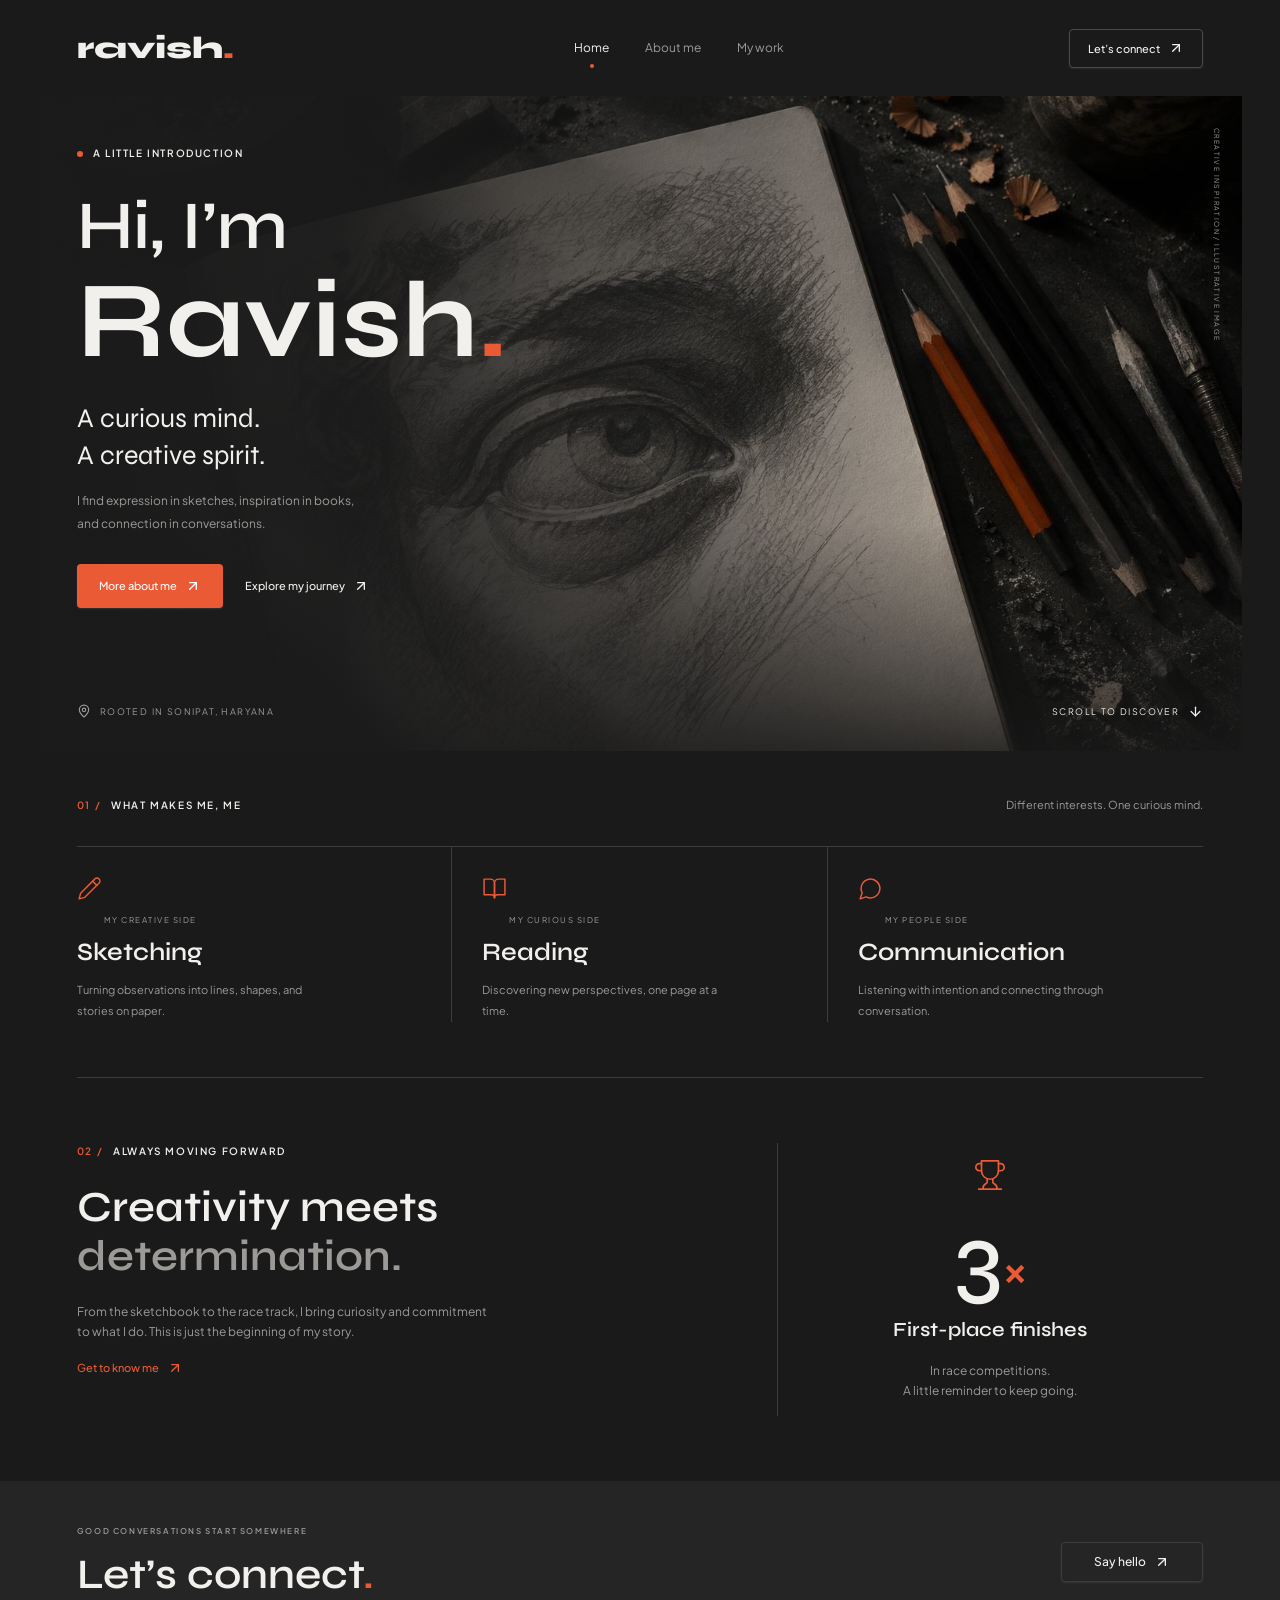
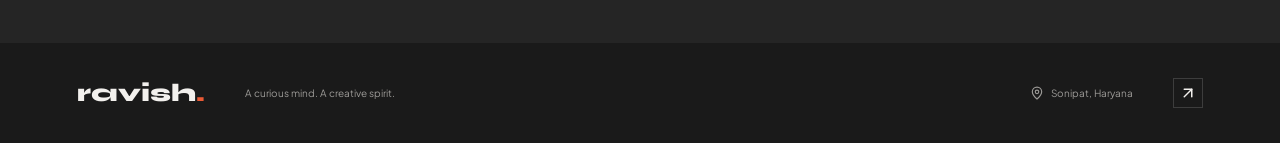
<file: index.html>
<!doctype html>
<html lang="en">
<head>
<meta charset="utf-8" />
<meta name="viewport" content="width=device-width, initial-scale=1" />
<title>Ravish — A Creative Mind from Sonipat</title>
<meta name="description" content="Ravish’s personal portfolio: sketching, reading, communication, and a journey of learning in Sonipat, Haryana." />
<meta name="author" content="Ravish" />
<meta property="og:title" content="Ravish — A Creative Mind from Sonipat" />
<meta property="og:description" content="Discover Ravish’s interests, education, and achievements." />
<meta property="og:type" content="website" />
<meta name="twitter:card" content="summary_large_image" />
<link rel="icon" href="favicon.ico" type="image/x-icon" />
<link rel="preconnect" href="https://fonts.googleapis.com" />
<link rel="preconnect" href="https://fonts.gstatic.com" crossorigin />
<link rel="stylesheet" href="https://fonts.googleapis.com/css2?family=Syne:wght@400;500;600;700;800&family=Plus+Jakarta+Sans:wght@400;500;600;700&display=swap" />
<link rel="stylesheet" href="assets/styles.css" />
</head>
<body>
<div id="top" class="portfolio">
  <header class="site-header">
    <a href="index.html" class="wordmark" aria-label="Ravish home">ravish<span>.</span></a>
    <nav class="site-nav" aria-label="Main navigation">
      <a href="index.html" class="active">Home</a>
      <a href="about.html">About me</a>
      <a href="work.html">My work</a>
    </nav>
    <a href="contact.html" class="btn btn-outline header-contact">Let’s connect <svg xmlns="http://www.w3.org/2000/svg" viewBox="0 0 24 24" fill="none" stroke="currentColor" stroke-width="2" stroke-linecap="round" stroke-linejoin="round" aria-hidden="true"><path d="M7 7h10v10" /><path d="M7 17 17 7" /></svg></a>
    <button class="menu-toggle" type="button" aria-label="Open menu" aria-expanded="false" aria-controls="site-nav">
      <svg class="icon-open" xmlns="http://www.w3.org/2000/svg" width="22" height="22" viewBox="0 0 24 24" fill="none" stroke="currentColor" stroke-width="2" stroke-linecap="round" stroke-linejoin="round" aria-hidden="true"><path d="M4 6h16" /><path d="M4 12h16" /><path d="M4 18h16" /></svg>
      <svg class="icon-close" xmlns="http://www.w3.org/2000/svg" width="22" height="22" viewBox="0 0 24 24" fill="none" stroke="currentColor" stroke-width="2" stroke-linecap="round" stroke-linejoin="round" aria-hidden="true"><path d="M18 6 6 18" /><path d="m6 6 12 12" /></svg>
    </button>
  </header>

  <main>
    <section class="home-hero">
      <img class="hero-photo" src="assets/sketch-studio.jpg" width="1536" height="1024" alt="Illustrative sketchbook and pencils on an artist’s desk" />
      <div class="hero-shade"></div>
      <div class="hero-content">
        <p class="eyebrow"><span class="status-dot"></span> A LITTLE INTRODUCTION</p>
        <h1>Hi, I’m<br /><span class="hero-name">Ravish<span class="name-dot">.</span></span></h1>
        <p class="hero-tagline">A curious mind.<br />A creative spirit.</p>
        <p class="hero-description">I find expression in sketches, inspiration in books,<br class="desktop-break" /> and connection in conversations.</p>
        <div class="hero-actions">
          <a class="btn btn-primary" href="about.html">More about me <svg xmlns="http://www.w3.org/2000/svg" viewBox="0 0 24 24" fill="none" stroke="currentColor" stroke-width="2" stroke-linecap="round" stroke-linejoin="round" aria-hidden="true"><path d="M7 7h10v10" /><path d="M7 17 17 7" /></svg></a>
          <a class="btn btn-link" href="work.html">Explore my journey <svg xmlns="http://www.w3.org/2000/svg" viewBox="0 0 24 24" fill="none" stroke="currentColor" stroke-width="2" stroke-linecap="round" stroke-linejoin="round" aria-hidden="true"><path d="M7 7h10v10" /><path d="M7 17 17 7" /></svg></a>
        </div>
      </div>
      <div class="hero-bottom">
        <span><svg xmlns="http://www.w3.org/2000/svg" width="14" height="14" viewBox="0 0 24 24" fill="none" stroke="currentColor" stroke-width="2" stroke-linecap="round" stroke-linejoin="round" aria-hidden="true"><path d="M20 10c0 4.993-5.539 10.193-7.399 11.799a1 1 0 0 1-1.202 0C9.539 20.193 4 14.993 4 10a8 8 0 0 1 16 0" /><circle cx="12" cy="10" r="3" /></svg> ROOTED IN SONIPAT, HARYANA</span>
        <a href="#interests" class="scroll-link">SCROLL TO DISCOVER <svg xmlns="http://www.w3.org/2000/svg" width="15" height="15" viewBox="0 0 24 24" fill="none" stroke="currentColor" stroke-width="2" stroke-linecap="round" stroke-linejoin="round" aria-hidden="true"><path d="M12 5v14" /><path d="m19 12-7 7-7-7" /></svg></a>
      </div>
      <span class="image-caption">CREATIVE INSPIRATION / ILLUSTRATIVE IMAGE</span>
    </section>

    <section id="interests" class="interests-section">
      <div class="section-heading">
        <p class="eyebrow"><span>01 /</span> WHAT MAKES ME, ME</p>
        <span class="section-note">Different interests. One curious mind.</span>
      </div>
      <div class="interest-grid">
        <article class="interest-item">
          <svg class="interest-icon" xmlns="http://www.w3.org/2000/svg" width="25" height="25" viewBox="0 0 24 24" fill="none" stroke="currentColor" stroke-width="1.4" stroke-linecap="round" stroke-linejoin="round" aria-hidden="true"><path d="M17 3a2.85 2.83 0 1 1 4 4L7.5 20.5 2 22l1.5-5.5Z" /><path d="m15 5 4 4" /></svg>
          <span class="tiny-label">MY CREATIVE SIDE</span>
          <h2>Sketching</h2>
          <p>Turning observations into lines, shapes, and stories on paper.</p>
        </article>
        <article class="interest-item">
          <svg class="interest-icon" xmlns="http://www.w3.org/2000/svg" width="25" height="25" viewBox="0 0 24 24" fill="none" stroke="currentColor" stroke-width="1.4" stroke-linecap="round" stroke-linejoin="round" aria-hidden="true"><path d="M2 3h6a4 4 0 0 1 4 4v14a3 3 0 0 0-3-3H2z" /><path d="M22 3h-6a4 4 0 0 0-4 4v14a3 3 0 0 1 3-3h7z" /></svg>
          <span class="tiny-label">MY CURIOUS SIDE</span>
          <h2>Reading</h2>
          <p>Discovering new perspectives, one page at a time.</p>
        </article>
        <article class="interest-item">
          <svg class="interest-icon" xmlns="http://www.w3.org/2000/svg" width="25" height="25" viewBox="0 0 24 24" fill="none" stroke="currentColor" stroke-width="1.4" stroke-linecap="round" stroke-linejoin="round" aria-hidden="true"><path d="M7.9 20A9 9 0 1 0 4 16.1L2 22Z" /></svg>
          <span class="tiny-label">MY PEOPLE SIDE</span>
          <h2>Communication</h2>
          <p>Listening with intention and connecting through conversation.</p>
        </article>
      </div>
    </section>

    <section class="home-story">
      <div>
        <p class="eyebrow"><span>02 /</span> ALWAYS MOVING FORWARD</p>
        <h2>Creativity meets<br /><span class="text-muted-foreground">determination.</span></h2>
        <p>From the sketchbook to the race track, I bring curiosity and commitment to what I do. This is just the beginning of my story.</p>
        <a class="btn btn-link" href="about.html">Get to know me <svg xmlns="http://www.w3.org/2000/svg" viewBox="0 0 24 24" fill="none" stroke="currentColor" stroke-width="2" stroke-linecap="round" stroke-linejoin="round" aria-hidden="true"><path d="M7 7h10v10" /><path d="M7 17 17 7" /></svg></a>
      </div>
      <div class="achievement-highlight">
        <svg xmlns="http://www.w3.org/2000/svg" width="34" height="34" viewBox="0 0 24 24" fill="none" stroke="currentColor" stroke-width="1.2" stroke-linecap="round" stroke-linejoin="round" aria-hidden="true"><path d="M6 9H4.5a2.5 2.5 0 0 1 0-5H6" /><path d="M18 9h1.5a2.5 2.5 0 0 0 0-5H18" /><path d="M4 22h16" /><path d="M10 14.66V17c0 .55-.47.98-.97 1.21C7.85 18.75 7 20.24 7 22" /><path d="M14 14.66V17c0 .55.47.98.97 1.21C16.15 18.75 17 20.24 17 22" /><path d="M18 2H6v7a6 6 0 0 0 12 0V2Z" /></svg>
        <strong>3<span>×</span></strong>
        <h3>First-place finishes</h3>
        <p>In race competitions.<br />A little reminder to keep going.</p>
      </div>
    </section>

    <section class="connect-band">
      <div>
        <p class="eyebrow">GOOD CONVERSATIONS START SOMEWHERE</p>
        <h2>Let’s connect<span class="text-primary">.</span></h2>
      </div>
      <a class="btn btn-outline btn-lg" href="contact.html">Say hello <svg xmlns="http://www.w3.org/2000/svg" viewBox="0 0 24 24" fill="none" stroke="currentColor" stroke-width="2" stroke-linecap="round" stroke-linejoin="round" aria-hidden="true"><path d="M7 7h10v10" /><path d="M7 17 17 7" /></svg></a>
    </section>
  </main>

  <footer class="site-footer">
    <a href="index.html" class="wordmark">ravish<span>.</span></a>
    <span>A curious mind. A creative spirit.</span>
    <span class="footer-location"><svg xmlns="http://www.w3.org/2000/svg" width="14" height="14" viewBox="0 0 24 24" fill="none" stroke="currentColor" stroke-width="2" stroke-linecap="round" stroke-linejoin="round" aria-hidden="true"><path d="M20 10c0 4.993-5.539 10.193-7.399 11.799a1 1 0 0 1-1.202 0C9.539 20.193 4 14.993 4 10a8 8 0 0 1 16 0" /><circle cx="12" cy="10" r="3" /></svg> Sonipat, Haryana</span>
    <a href="#top" aria-label="Back to top" class="back-top"><svg xmlns="http://www.w3.org/2000/svg" width="18" height="18" viewBox="0 0 24 24" fill="none" stroke="currentColor" stroke-width="2" stroke-linecap="round" stroke-linejoin="round" aria-hidden="true"><path d="M7 7h10v10" /><path d="M7 17 17 7" /></svg></a>
  </footer>
</div>
<script src="assets/main.js"></script>
</body>
</html>
</file>
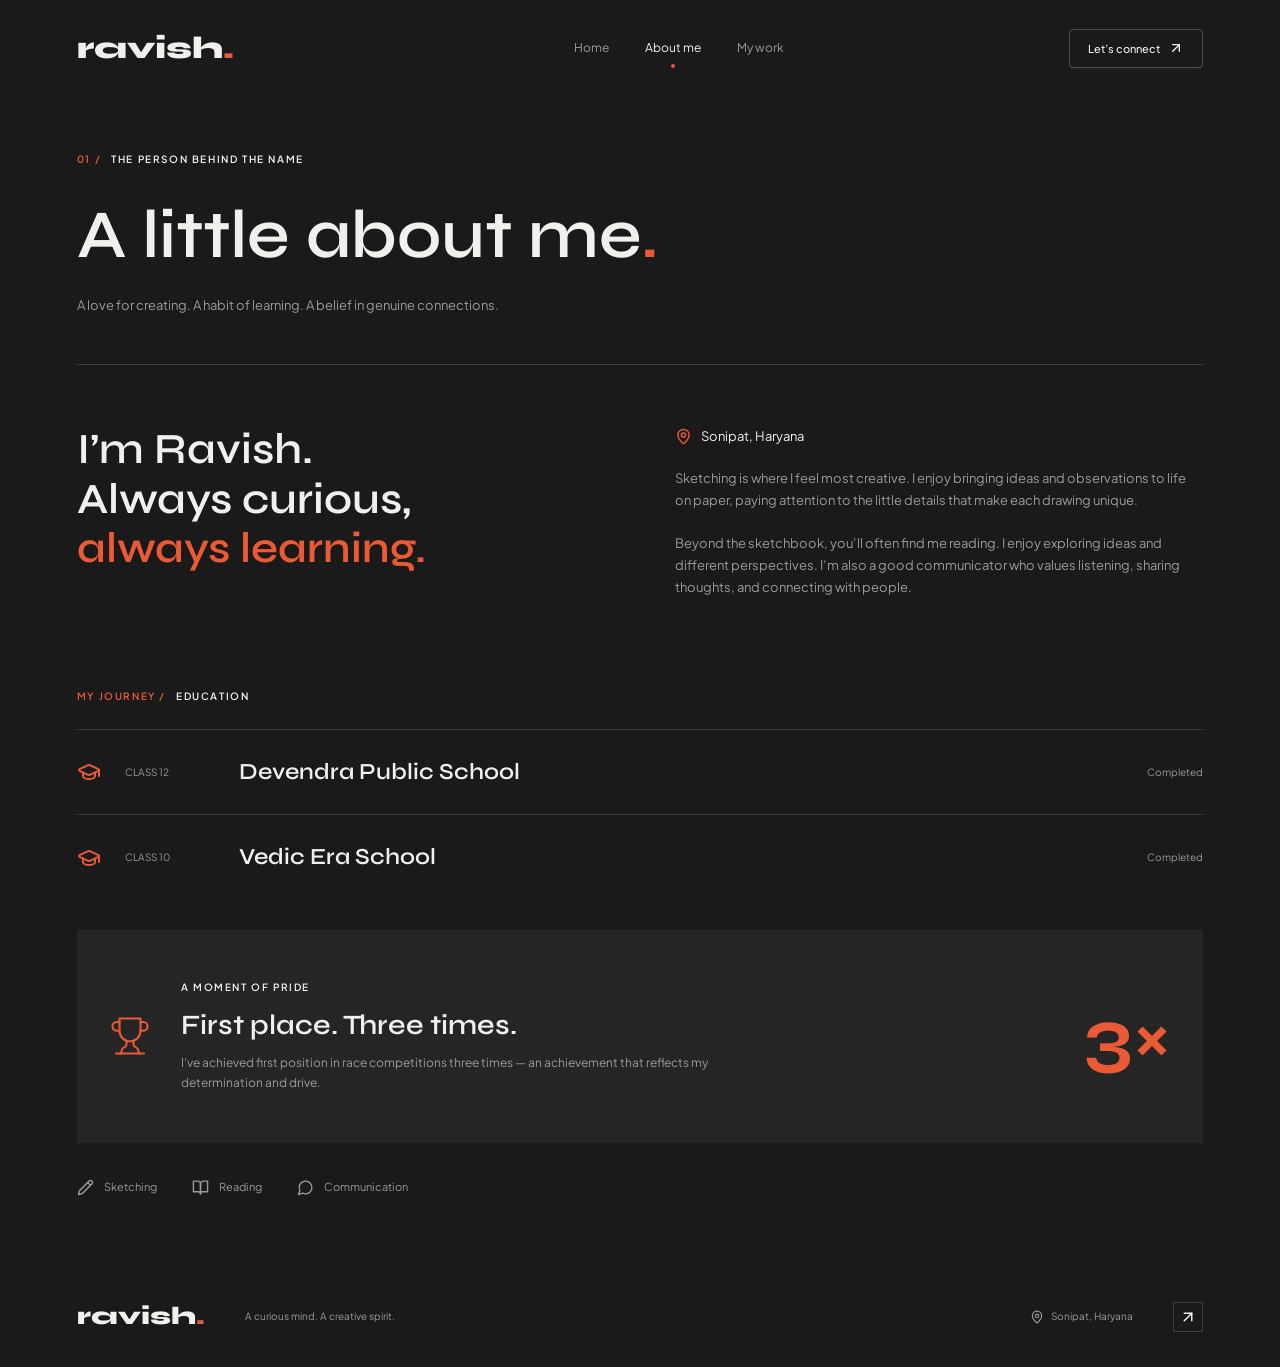
<file: about.html>
<!doctype html>
<html lang="en">
<head>
<meta charset="utf-8" />
<meta name="viewport" content="width=device-width, initial-scale=1" />
<title>About Ravish — My Story &amp; Education</title>
<meta name="description" content="Learn about Ravish from Sonipat, his love for sketching and reading, his school education, and three first-place race finishes." />
<meta name="author" content="Ravish" />
<meta property="og:title" content="About Ravish — My Story &amp; Education" />
<meta property="og:description" content="Creativity, curiosity, and determination: get to know Ravish." />
<meta property="og:type" content="website" />
<meta name="twitter:card" content="summary_large_image" />
<link rel="icon" href="favicon.ico" type="image/x-icon" />
<link rel="preconnect" href="https://fonts.googleapis.com" />
<link rel="preconnect" href="https://fonts.gstatic.com" crossorigin />
<link rel="stylesheet" href="https://fonts.googleapis.com/css2?family=Syne:wght@400;500;600;700;800&family=Plus+Jakarta+Sans:wght@400;500;600;700&display=swap" />
<link rel="stylesheet" href="assets/styles.css" />
</head>
<body>
<div id="top" class="portfolio">
  <header class="site-header">
    <a href="index.html" class="wordmark" aria-label="Ravish home">ravish<span>.</span></a>
    <nav class="site-nav" aria-label="Main navigation">
      <a href="index.html">Home</a>
      <a href="about.html" class="active">About me</a>
      <a href="work.html">My work</a>
    </nav>
    <a href="contact.html" class="btn btn-outline header-contact">Let’s connect <svg xmlns="http://www.w3.org/2000/svg" viewBox="0 0 24 24" fill="none" stroke="currentColor" stroke-width="2" stroke-linecap="round" stroke-linejoin="round" aria-hidden="true"><path d="M7 7h10v10" /><path d="M7 17 17 7" /></svg></a>
    <button class="menu-toggle" type="button" aria-label="Open menu" aria-expanded="false" aria-controls="site-nav">
      <svg class="icon-open" xmlns="http://www.w3.org/2000/svg" width="22" height="22" viewBox="0 0 24 24" fill="none" stroke="currentColor" stroke-width="2" stroke-linecap="round" stroke-linejoin="round" aria-hidden="true"><path d="M4 6h16" /><path d="M4 12h16" /><path d="M4 18h16" /></svg>
      <svg class="icon-close" xmlns="http://www.w3.org/2000/svg" width="22" height="22" viewBox="0 0 24 24" fill="none" stroke="currentColor" stroke-width="2" stroke-linecap="round" stroke-linejoin="round" aria-hidden="true"><path d="M18 6 6 18" /><path d="m6 6 12 12" /></svg>
    </button>
  </header>

  <main class="content-page">
    <div class="page-heading">
      <p class="eyebrow"><span>01 /</span> THE PERSON BEHIND THE NAME</p>
      <h1>A little about me<span class="text-primary">.</span></h1>
      <p class="page-description">A love for creating. A habit of learning. A belief in genuine connections.</p>
    </div>

    <section class="about-intro">
      <h2>I’m Ravish.<br />Always curious,<br /><span class="text-primary">always learning.</span></h2>
      <div>
        <p class="location-line"><svg xmlns="http://www.w3.org/2000/svg" width="17" height="17" viewBox="0 0 24 24" fill="none" stroke="currentColor" stroke-width="2" stroke-linecap="round" stroke-linejoin="round" aria-hidden="true"><path d="M20 10c0 4.993-5.539 10.193-7.399 11.799a1 1 0 0 1-1.202 0C9.539 20.193 4 14.993 4 10a8 8 0 0 1 16 0" /><circle cx="12" cy="10" r="3" /></svg> Sonipat, Haryana</p>
        <p>Sketching is where I feel most creative. I enjoy bringing ideas and observations to life on paper, paying attention to the little details that make each drawing unique.</p>
        <p>Beyond the sketchbook, you’ll often find me reading. I enjoy exploring ideas and different perspectives. I’m also a good communicator who values listening, sharing thoughts, and connecting with people.</p>
      </div>
    </section>

    <section class="education-section">
      <p class="eyebrow"><span>MY JOURNEY /</span> EDUCATION</p>
      <div class="education-row">
        <svg xmlns="http://www.w3.org/2000/svg" width="24" height="24" viewBox="0 0 24 24" fill="none" stroke="currentColor" stroke-width="2" stroke-linecap="round" stroke-linejoin="round" aria-hidden="true"><path d="M21.42 10.922a1 1 0 0 0-.019-1.838L12.83 5.18a2 2 0 0 0-1.66 0L2.6 9.08a1 1 0 0 0 0 1.832l8.57 3.908a2 2 0 0 0 1.66 0z" /><path d="M22 10v6" /><path d="M6 12.5V16a6 3 0 0 0 12 0v-3.5" /></svg>
        <span class="education-level">CLASS 12</span>
        <h3>Devendra Public School</h3>
        <span class="completion">Completed</span>
      </div>
      <div class="education-row">
        <svg xmlns="http://www.w3.org/2000/svg" width="24" height="24" viewBox="0 0 24 24" fill="none" stroke="currentColor" stroke-width="2" stroke-linecap="round" stroke-linejoin="round" aria-hidden="true"><path d="M21.42 10.922a1 1 0 0 0-.019-1.838L12.83 5.18a2 2 0 0 0-1.66 0L2.6 9.08a1 1 0 0 0 0 1.832l8.57 3.908a2 2 0 0 0 1.66 0z" /><path d="M22 10v6" /><path d="M6 12.5V16a6 3 0 0 0 12 0v-3.5" /></svg>
        <span class="education-level">CLASS 10</span>
        <h3>Vedic Era School</h3>
        <span class="completion">Completed</span>
      </div>
    </section>

    <section class="about-achievement">
      <svg xmlns="http://www.w3.org/2000/svg" width="42" height="42" viewBox="0 0 24 24" fill="none" stroke="currentColor" stroke-width="1.2" stroke-linecap="round" stroke-linejoin="round" aria-hidden="true"><path d="M6 9H4.5a2.5 2.5 0 0 1 0-5H6" /><path d="M18 9h1.5a2.5 2.5 0 0 0 0-5H18" /><path d="M4 22h16" /><path d="M10 14.66V17c0 .55-.47.98-.97 1.21C7.85 18.75 7 20.24 7 22" /><path d="M14 14.66V17c0 .55.47.98.97 1.21C16.15 18.75 17 20.24 17 22" /><path d="M18 2H6v7a6 6 0 0 0 12 0V2Z" /></svg>
      <div>
        <p class="eyebrow">A MOMENT OF PRIDE</p>
        <h2>First place. Three times.</h2>
        <p>I’ve achieved first position in race competitions three times — an achievement that reflects my determination and drive.</p>
      </div>
      <strong>3×</strong>
    </section>

    <div class="interest-tags">
      <span><svg xmlns="http://www.w3.org/2000/svg" width="17" height="17" viewBox="0 0 24 24" fill="none" stroke="currentColor" stroke-width="2" stroke-linecap="round" stroke-linejoin="round" aria-hidden="true"><path d="M17 3a2.85 2.83 0 1 1 4 4L7.5 20.5 2 22l1.5-5.5Z" /><path d="m15 5 4 4" /></svg> Sketching</span>
      <span><svg xmlns="http://www.w3.org/2000/svg" width="17" height="17" viewBox="0 0 24 24" fill="none" stroke="currentColor" stroke-width="2" stroke-linecap="round" stroke-linejoin="round" aria-hidden="true"><path d="M2 3h6a4 4 0 0 1 4 4v14a3 3 0 0 0-3-3H2z" /><path d="M22 3h-6a4 4 0 0 0-4 4v14a3 3 0 0 1 3-3h7z" /></svg> Reading</span>
      <span><svg xmlns="http://www.w3.org/2000/svg" width="17" height="17" viewBox="0 0 24 24" fill="none" stroke="currentColor" stroke-width="2" stroke-linecap="round" stroke-linejoin="round" aria-hidden="true"><path d="M7.9 20A9 9 0 1 0 4 16.1L2 22Z" /></svg> Communication</span>
    </div>
  </main>

  <footer class="site-footer">
    <a href="index.html" class="wordmark">ravish<span>.</span></a>
    <span>A curious mind. A creative spirit.</span>
    <span class="footer-location"><svg xmlns="http://www.w3.org/2000/svg" width="14" height="14" viewBox="0 0 24 24" fill="none" stroke="currentColor" stroke-width="2" stroke-linecap="round" stroke-linejoin="round" aria-hidden="true"><path d="M20 10c0 4.993-5.539 10.193-7.399 11.799a1 1 0 0 1-1.202 0C9.539 20.193 4 14.993 4 10a8 8 0 0 1 16 0" /><circle cx="12" cy="10" r="3" /></svg> Sonipat, Haryana</span>
    <a href="#top" aria-label="Back to top" class="back-top"><svg xmlns="http://www.w3.org/2000/svg" width="18" height="18" viewBox="0 0 24 24" fill="none" stroke="currentColor" stroke-width="2" stroke-linecap="round" stroke-linejoin="round" aria-hidden="true"><path d="M7 7h10v10" /><path d="M7 17 17 7" /></svg></a>
  </footer>
</div>
<script src="assets/main.js"></script>
</body>
</html>
</file>
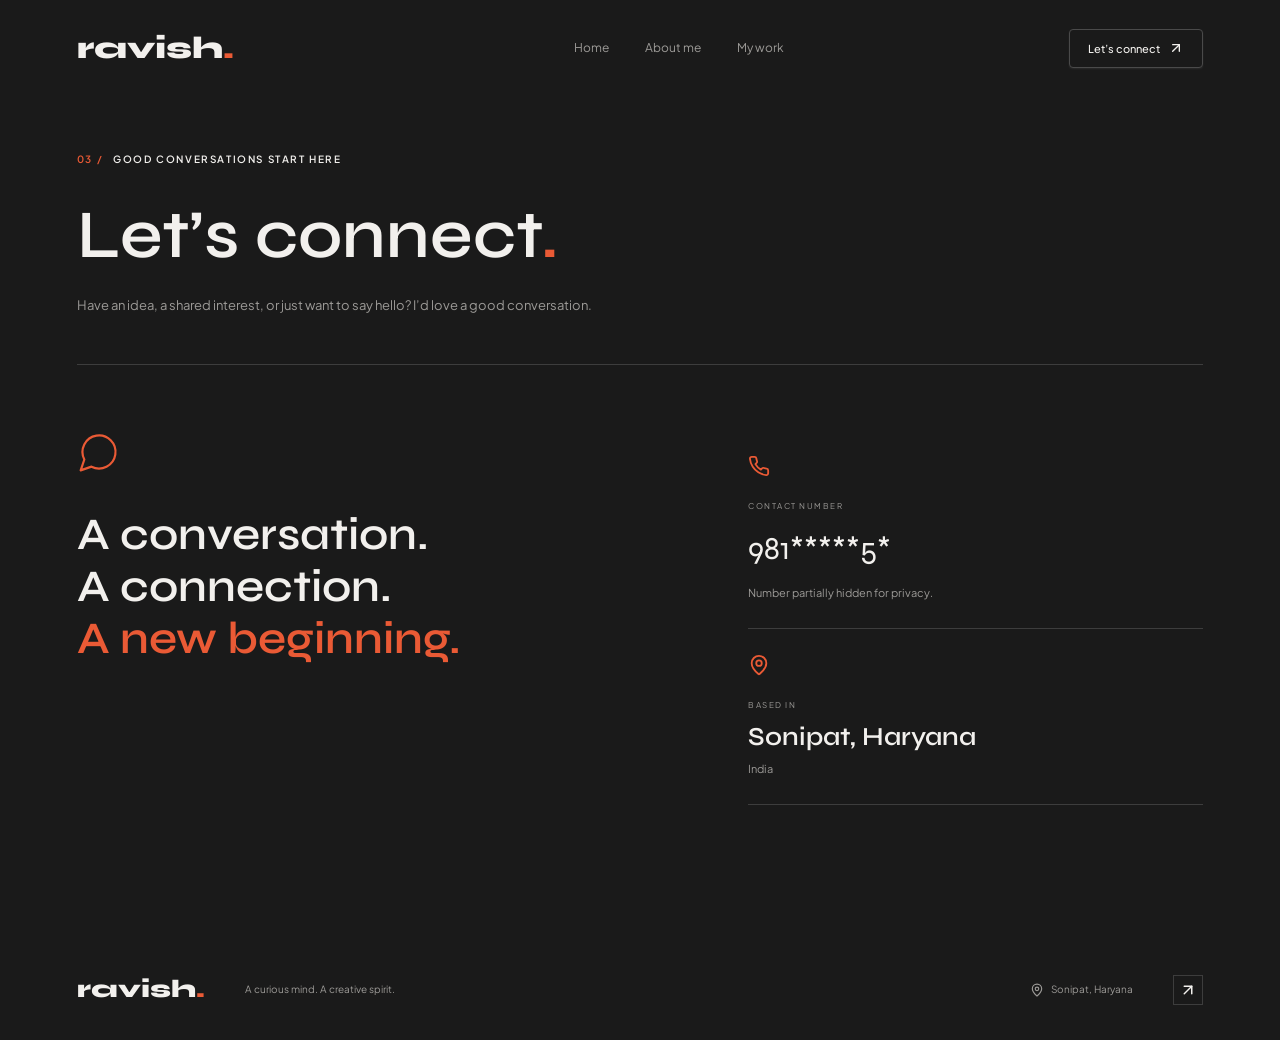
<file: contact.html>
<!doctype html>
<html lang="en">
<head>
<meta charset="utf-8" />
<meta name="viewport" content="width=device-width, initial-scale=1" />
<title>Connect with Ravish — Contact</title>
<meta name="description" content="Contact details for Ravish, based in Sonipat, Haryana. Start a conversation about creativity and shared interests." />
<meta name="author" content="Ravish" />
<meta property="og:title" content="Connect with Ravish — Contact" />
<meta property="og:description" content="Good conversations start somewhere. Connect with Ravish from Sonipat." />
<meta property="og:type" content="website" />
<meta name="twitter:card" content="summary_large_image" />
<link rel="icon" href="favicon.ico" type="image/x-icon" />
<link rel="preconnect" href="https://fonts.googleapis.com" />
<link rel="preconnect" href="https://fonts.gstatic.com" crossorigin />
<link rel="stylesheet" href="https://fonts.googleapis.com/css2?family=Syne:wght@400;500;600;700;800&family=Plus+Jakarta+Sans:wght@400;500;600;700&display=swap" />
<link rel="stylesheet" href="assets/styles.css" />
</head>
<body>
<div id="top" class="portfolio">
  <header class="site-header">
    <a href="index.html" class="wordmark" aria-label="Ravish home">ravish<span>.</span></a>
    <nav class="site-nav" aria-label="Main navigation">
      <a href="index.html">Home</a>
      <a href="about.html">About me</a>
      <a href="work.html">My work</a>
    </nav>
    <a href="contact.html" class="btn btn-outline header-contact">Let’s connect <svg xmlns="http://www.w3.org/2000/svg" viewBox="0 0 24 24" fill="none" stroke="currentColor" stroke-width="2" stroke-linecap="round" stroke-linejoin="round" aria-hidden="true"><path d="M7 7h10v10" /><path d="M7 17 17 7" /></svg></a>
    <button class="menu-toggle" type="button" aria-label="Open menu" aria-expanded="false" aria-controls="site-nav">
      <svg class="icon-open" xmlns="http://www.w3.org/2000/svg" width="22" height="22" viewBox="0 0 24 24" fill="none" stroke="currentColor" stroke-width="2" stroke-linecap="round" stroke-linejoin="round" aria-hidden="true"><path d="M4 6h16" /><path d="M4 12h16" /><path d="M4 18h16" /></svg>
      <svg class="icon-close" xmlns="http://www.w3.org/2000/svg" width="22" height="22" viewBox="0 0 24 24" fill="none" stroke="currentColor" stroke-width="2" stroke-linecap="round" stroke-linejoin="round" aria-hidden="true"><path d="M18 6 6 18" /><path d="m6 6 12 12" /></svg>
    </button>
  </header>

  <main class="content-page contact-page">
    <div class="page-heading">
      <p class="eyebrow"><span>03 /</span> GOOD CONVERSATIONS START HERE</p>
      <h1>Let’s connect<span class="text-primary">.</span></h1>
      <p class="page-description">Have an idea, a shared interest, or just want to say hello? I’d love a good conversation.</p>
    </div>

    <section class="contact-details">
      <div class="contact-invitation">
        <svg xmlns="http://www.w3.org/2000/svg" width="44" height="44" viewBox="0 0 24 24" fill="none" stroke="currentColor" stroke-width="1.2" stroke-linecap="round" stroke-linejoin="round" aria-hidden="true"><path d="M7.9 20A9 9 0 1 0 4 16.1L2 22Z" /></svg>
        <h2>A conversation.<br />A connection.<br /><span class="text-primary">A new beginning.</span></h2>
      </div>
      <div class="contact-info">
        <div>
          <svg xmlns="http://www.w3.org/2000/svg" width="22" height="22" viewBox="0 0 24 24" fill="none" stroke="currentColor" stroke-width="2" stroke-linecap="round" stroke-linejoin="round" aria-hidden="true"><path d="M22 16.92v3a2 2 0 0 1-2.18 2 19.79 19.79 0 0 1-8.63-3.07 19.5 19.5 0 0 1-6-6 19.79 19.79 0 0 1-3.07-8.67A2 2 0 0 1 4.11 2h3a2 2 0 0 1 2 1.72 12.84 12.84 0 0 0 .7 2.81 2 2 0 0 1-.45 2.11L8.09 9.91a16 16 0 0 0 6 6l1.27-1.27a2 2 0 0 1 2.11-.45 12.84 12.84 0 0 0 2.81.7A2 2 0 0 1 22 16.92z" /></svg>
          <p class="tiny-label">CONTACT NUMBER</p>
          <p class="phone-number">981*****5*</p>
          <p class="contact-note">Number partially hidden for privacy.</p>
        </div>
        <div>
          <svg xmlns="http://www.w3.org/2000/svg" width="22" height="22" viewBox="0 0 24 24" fill="none" stroke="currentColor" stroke-width="2" stroke-linecap="round" stroke-linejoin="round" aria-hidden="true"><path d="M20 10c0 4.993-5.539 10.193-7.399 11.799a1 1 0 0 1-1.202 0C9.539 20.193 4 14.993 4 10a8 8 0 0 1 16 0" /><circle cx="12" cy="10" r="3" /></svg>
          <p class="tiny-label">BASED IN</p>
          <h3>Sonipat, Haryana</h3>
          <p class="contact-note">India</p>
        </div>
      </div>
    </section>
  </main>

  <footer class="site-footer">
    <a href="index.html" class="wordmark">ravish<span>.</span></a>
    <span>A curious mind. A creative spirit.</span>
    <span class="footer-location"><svg xmlns="http://www.w3.org/2000/svg" width="14" height="14" viewBox="0 0 24 24" fill="none" stroke="currentColor" stroke-width="2" stroke-linecap="round" stroke-linejoin="round" aria-hidden="true"><path d="M20 10c0 4.993-5.539 10.193-7.399 11.799a1 1 0 0 1-1.202 0C9.539 20.193 4 14.993 4 10a8 8 0 0 1 16 0" /><circle cx="12" cy="10" r="3" /></svg> Sonipat, Haryana</span>
    <a href="#top" aria-label="Back to top" class="back-top"><svg xmlns="http://www.w3.org/2000/svg" width="18" height="18" viewBox="0 0 24 24" fill="none" stroke="currentColor" stroke-width="2" stroke-linecap="round" stroke-linejoin="round" aria-hidden="true"><path d="M7 7h10v10" /><path d="M7 17 17 7" /></svg></a>
  </footer>
</div>
<script src="assets/main.js"></script>
</body>
</html>
</file>
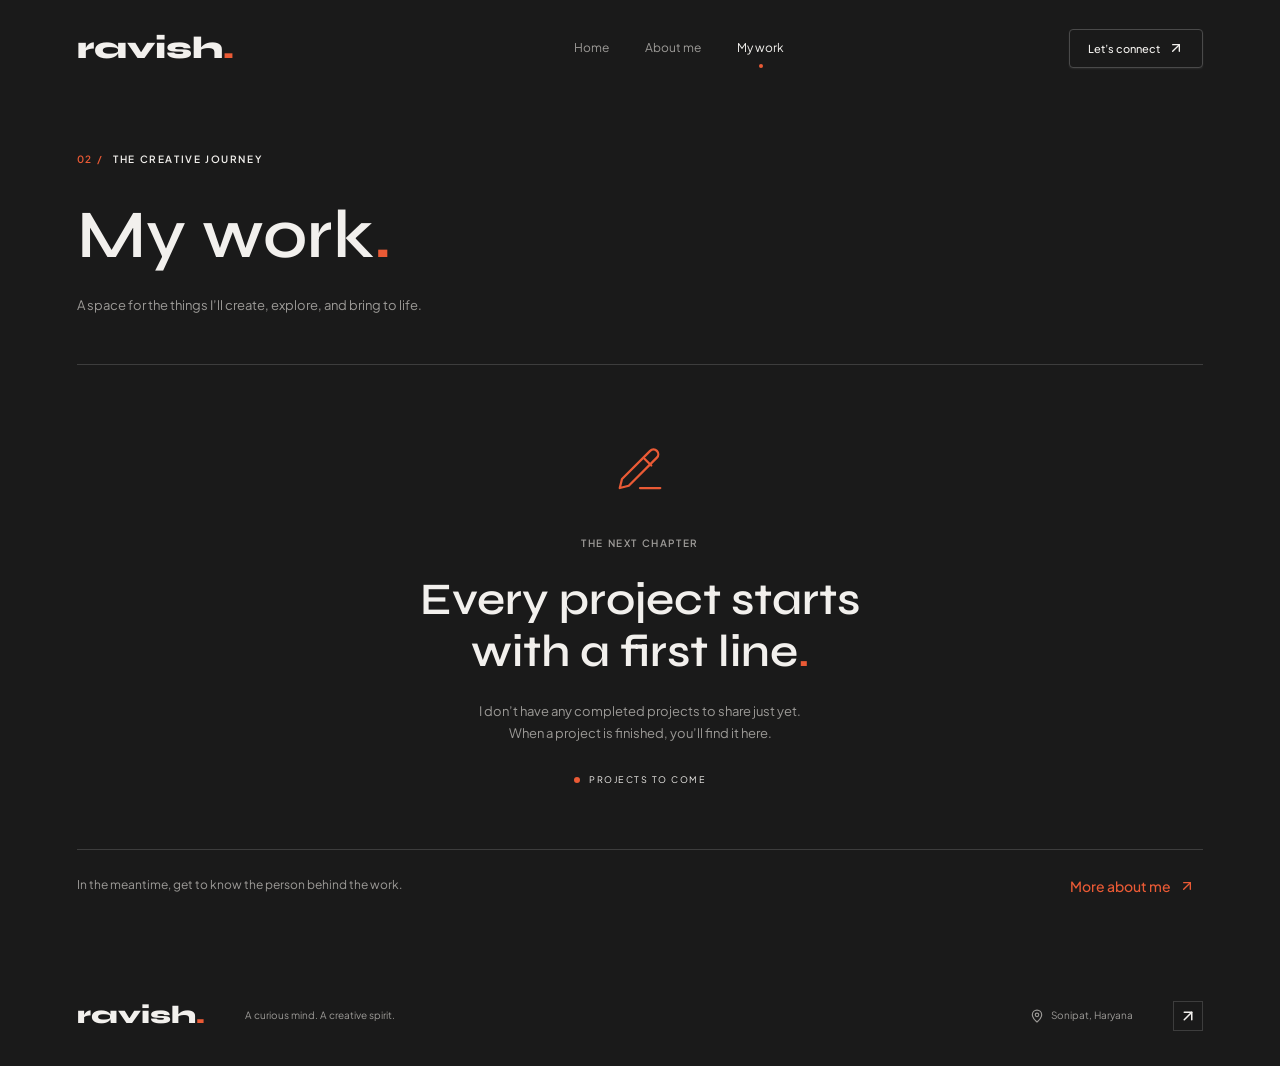
<file: work.html>
<!doctype html>
<html lang="en">
<head>
<meta charset="utf-8" />
<meta name="viewport" content="width=device-width, initial-scale=1" />
<title>Ravish — My Work &amp; Future Projects</title>
<meta name="description" content="A space for Ravish’s future projects. Completed projects will be shared here as his creative journey develops." />
<meta name="author" content="Ravish" />
<meta property="og:title" content="Ravish — My Work &amp; Future Projects" />
<meta property="og:description" content="The next chapter of Ravish’s creative journey is still taking shape." />
<meta property="og:type" content="website" />
<meta name="twitter:card" content="summary_large_image" />
<link rel="icon" href="favicon.ico" type="image/x-icon" />
<link rel="preconnect" href="https://fonts.googleapis.com" />
<link rel="preconnect" href="https://fonts.gstatic.com" crossorigin />
<link rel="stylesheet" href="https://fonts.googleapis.com/css2?family=Syne:wght@400;500;600;700;800&family=Plus+Jakarta+Sans:wght@400;500;600;700&display=swap" />
<link rel="stylesheet" href="assets/styles.css" />
</head>
<body>
<div id="top" class="portfolio">
  <header class="site-header">
    <a href="index.html" class="wordmark" aria-label="Ravish home">ravish<span>.</span></a>
    <nav class="site-nav" aria-label="Main navigation">
      <a href="index.html">Home</a>
      <a href="about.html">About me</a>
      <a href="work.html" class="active">My work</a>
    </nav>
    <a href="contact.html" class="btn btn-outline header-contact">Let’s connect <svg xmlns="http://www.w3.org/2000/svg" viewBox="0 0 24 24" fill="none" stroke="currentColor" stroke-width="2" stroke-linecap="round" stroke-linejoin="round" aria-hidden="true"><path d="M7 7h10v10" /><path d="M7 17 17 7" /></svg></a>
    <button class="menu-toggle" type="button" aria-label="Open menu" aria-expanded="false" aria-controls="site-nav">
      <svg class="icon-open" xmlns="http://www.w3.org/2000/svg" width="22" height="22" viewBox="0 0 24 24" fill="none" stroke="currentColor" stroke-width="2" stroke-linecap="round" stroke-linejoin="round" aria-hidden="true"><path d="M4 6h16" /><path d="M4 12h16" /><path d="M4 18h16" /></svg>
      <svg class="icon-close" xmlns="http://www.w3.org/2000/svg" width="22" height="22" viewBox="0 0 24 24" fill="none" stroke="currentColor" stroke-width="2" stroke-linecap="round" stroke-linejoin="round" aria-hidden="true"><path d="M18 6 6 18" /><path d="m6 6 12 12" /></svg>
    </button>
  </header>

  <main class="content-page work-page">
    <div class="page-heading">
      <p class="eyebrow"><span>02 /</span> THE CREATIVE JOURNEY</p>
      <h1>My work<span class="text-primary">.</span></h1>
      <p class="page-description">A space for the things I’ll create, explore, and bring to life.</p>
    </div>

    <section class="work-empty">
      <div class="empty-art">
        <svg xmlns="http://www.w3.org/2000/svg" width="54" height="54" viewBox="0 0 24 24" fill="none" stroke="currentColor" stroke-width="1" stroke-linecap="round" stroke-linejoin="round" aria-hidden="true"><path d="M12 20h9" /><path d="M16.5 3.5a2.12 2.12 0 0 1 3 3L7 19l-4 1 1-4Z" /><path d="m14 7 3 3" /></svg>
      </div>
      <p class="eyebrow">THE NEXT CHAPTER</p>
      <h2>Every project starts<br />with a first line<span class="text-primary">.</span></h2>
      <p>I don’t have any completed projects to share just yet.<br />When a project is finished, you’ll find it here.</p>
      <span class="work-status"><span class="status-dot"></span> PROJECTS TO COME</span>
    </section>

    <div class="work-bottom">
      <p>In the meantime, get to know the person behind the work.</p>
      <a class="btn btn-link" href="about.html">More about me <svg xmlns="http://www.w3.org/2000/svg" viewBox="0 0 24 24" fill="none" stroke="currentColor" stroke-width="2" stroke-linecap="round" stroke-linejoin="round" aria-hidden="true"><path d="M7 7h10v10" /><path d="M7 17 17 7" /></svg></a>
    </div>
  </main>

  <footer class="site-footer">
    <a href="index.html" class="wordmark">ravish<span>.</span></a>
    <span>A curious mind. A creative spirit.</span>
    <span class="footer-location"><svg xmlns="http://www.w3.org/2000/svg" width="14" height="14" viewBox="0 0 24 24" fill="none" stroke="currentColor" stroke-width="2" stroke-linecap="round" stroke-linejoin="round" aria-hidden="true"><path d="M20 10c0 4.993-5.539 10.193-7.399 11.799a1 1 0 0 1-1.202 0C9.539 20.193 4 14.993 4 10a8 8 0 0 1 16 0" /><circle cx="12" cy="10" r="3" /></svg> Sonipat, Haryana</span>
    <a href="#top" aria-label="Back to top" class="back-top"><svg xmlns="http://www.w3.org/2000/svg" width="18" height="18" viewBox="0 0 24 24" fill="none" stroke="currentColor" stroke-width="2" stroke-linecap="round" stroke-linejoin="round" aria-hidden="true"><path d="M7 7h10v10" /><path d="M7 17 17 7" /></svg></a>
  </footer>
</div>
<script src="assets/main.js"></script>
</body>
</html>
</file>
<file: assets/styles.css>
/* ============================================================
   Ravish — personal portfolio
   Charcoal & Ember editorial theme
   GitHub Pages build (static, works at any web address)
   ============================================================ */

:root {
  --font-sans: 'Plus Jakarta Sans', sans-serif;
  --font-display: 'Syne', sans-serif;
  --background: oklch(0.218 0 0);
  --foreground: oklch(0.956 0.004 80);
  --card: oklch(0.264 0 0);
  --primary: oklch(0.651 0.186 35.3);
  --primary-foreground: oklch(0.99 0 0);
  --secondary: oklch(0.297 0 0);
  --muted-foreground: oklch(0.687 0.005 70);
  --accent: oklch(0.409 0 0);
  --border: oklch(0.36 0 0);
  --hero-scrim: oklch(0.15 0 0);
  --dim: oklch(0.52 0 0);
  --radius: 4px;
  --radius-sm: 3px;
  --radius-md: 4px;
  --radius-lg: 6px;
}

@layer base {
  * { border-color: var(--border); box-sizing: border-box; }
  html { scroll-behavior: smooth; scroll-padding-top: 30px; }
  body { margin: 0; background: var(--background); color: var(--foreground); font-family: var(--font-sans); font-size: 14px; line-height: 1.7; }
  h1,h2,h3,p { margin: 0; }
  h1,h2,h3 { font-family: var(--font-display); font-weight: 600; line-height: 1.15; letter-spacing: 0; }
  a { color: inherit; text-decoration: none; }
  a,button { -webkit-tap-highlight-color: transparent; }
  ::selection { background: var(--primary); color: var(--primary-foreground); }
}

/* ---------- utilities used by the markup ---------- */
.text-primary { color: var(--primary); }
.text-muted-foreground { color: var(--muted-foreground); }

/* ---------- buttons ---------- */
.btn { display: inline-flex; align-items: center; justify-content: center; gap: 8px; white-space: nowrap; border-radius: var(--radius-md); font-family: var(--font-sans); font-size: 14px; font-weight: 500; line-height: 1; cursor: pointer; transition: background-color .2s, border-color .2s, color .2s; border: 1px solid transparent; }
.btn svg { width: 16px; height: 16px; flex-shrink: 0; }
.btn-primary { background: var(--primary); color: var(--primary-foreground); box-shadow: 0 1px 2px color-mix(in oklch, var(--foreground) 12%, transparent); }
.btn-primary:hover { background: color-mix(in oklch, var(--primary) 90%, transparent); }
.btn-outline { border-color: var(--border); background: var(--background); color: var(--foreground); box-shadow: 0 1px 2px color-mix(in oklch, var(--foreground) 8%, transparent); }
.btn-outline:hover { background: var(--accent); color: var(--foreground); }
.btn-link { color: var(--primary); background: none; border: 0; padding: 0 8px; text-underline-offset: 4px; }
.btn-link:hover { text-decoration: underline; }
.btn-lg { height: 40px; padding: 0 32px; }
.btn:focus-visible { outline: none; box-shadow: 0 0 0 1px var(--primary); }

/* ---------- shell ---------- */
.portfolio { max-width: 1600px; margin: auto; }
.site-header { height: 96px; margin: 0 6%; display: flex; align-items: center; justify-content: space-between; gap: 28px; }
.wordmark { font-family: var(--font-display); font-weight: 800; font-size: 31px; line-height: 1; color: var(--foreground); }
.wordmark span { color: var(--primary); }
.site-nav { display: flex; gap: 36px; margin-left: 55px; }
.site-nav a { font-size: 12px; color: var(--muted-foreground); position: relative; transition: color .2s; }
.site-nav a:hover,.site-nav a.active { color: var(--foreground); }
.site-nav a.active::after { content: ''; height: 4px; width: 4px; border-radius: 50%; background: var(--primary); position: absolute; bottom: -10px; left: calc(50% - 2px); }
.header-contact { font-size: 11px; height: 39px; border-color: var(--accent); padding: 0 18px; }
.menu-toggle { display: none; border: 0; background: none; color: var(--foreground); padding: 8px; cursor: pointer; }
.menu-toggle .icon-close { display: none; }

/* ---------- home hero ---------- */
.home-hero { position: relative; height: 655px; overflow: hidden; margin: 0 3%; }
.hero-photo { position: absolute; width: 100%; height: 100%; object-fit: cover; object-position: 85% 55%; }
.hero-shade { position: absolute; inset: 0; background: linear-gradient(90deg,var(--background) 0%,color-mix(in oklch,var(--background) 97%, transparent) 25%,color-mix(in oklch,var(--background) 65%,transparent) 48%,color-mix(in oklch,var(--hero-scrim) 10%,transparent) 78%), linear-gradient(0deg,color-mix(in oklch,var(--background) 85%,transparent),transparent 35%); }
.hero-content { position: relative; padding: 49px 3.2%; z-index: 1; }
.eyebrow { font-size: 10px; font-weight: 600; letter-spacing: 1.6px; display: flex; align-items: center; gap: 10px; }
.eyebrow > span:not(.status-dot) { color: var(--primary); }
.status-dot { height: 6px; width: 6px; border-radius: 50%; background: var(--primary); display: inline-block; flex-shrink: 0; }
.hero-content h1 { margin-top: 28px; font-size: 68px; font-weight: 600; line-height: 1.08; }
.hero-name { font-size: 108px; font-weight: 700; }
.name-dot { color: var(--primary); }
.hero-tagline { font-family: var(--font-display); font-size: 27px; line-height: 1.35; margin-top: 20px; }
.hero-description { color: var(--muted-foreground); font-size: 12px; line-height: 1.9; margin-top: 17px; }
.hero-actions { display: flex; align-items: center; gap: 14px; margin-top: 28px; }
.hero-actions > a:first-child { height: 44px; padding: 0 21px; font-size: 11px; }
.hero-actions > a:last-child { font-size: 11px; color: var(--foreground); }
.hero-bottom { position: absolute; bottom: 32px; left: 3.2%; right: 3.2%; display: flex; justify-content: space-between; align-items: center; font-size: 9px; letter-spacing: 1.4px; color: var(--muted-foreground); }
.hero-bottom > span,.scroll-link { display: flex; align-items: center; gap: 9px; }
.scroll-link { color: var(--foreground); }
.image-caption { position: absolute; right: 20px; top: 32px; writing-mode: vertical-rl; font-size: 7px; letter-spacing: 1.4px; color: var(--muted-foreground); }

/* ---------- interests ---------- */
.interests-section { padding: 45px 6% 55px; }
.section-heading { display: flex; justify-content: space-between; align-items: center; margin-bottom: 31px; }
.section-note { font-size: 11px; color: var(--muted-foreground); }
.interest-grid { display: grid; grid-template-columns: repeat(3,1fr); }
.interest-item { border-top: 1px solid var(--border); padding: 29px 30px 0; border-right: 1px solid var(--border); }
.interest-item:first-child { padding-left: 0; }
.interest-item:last-child { border-right: 0; }
.interest-icon { color: var(--primary); margin-bottom: 22px; }
.tiny-label { font-size: 8px; letter-spacing: 1.5px; color: var(--muted-foreground); }
.interest-item h2 { font-size: 25px; margin-top: 9px; }
.interest-item p { font-size: 11px; color: var(--muted-foreground); margin-top: 13px; max-width: 245px; line-height: 1.9; }

/* ---------- story + achievement ---------- */
.home-story { border-top: 1px solid var(--border); margin: 0 6%; padding: 65px 0; display: grid; grid-template-columns: 1.5fr 1fr; gap: 60px; }
.home-story h2 { font-size: 43px; margin-top: 23px; }
.home-story > div > p:not(.eyebrow) { max-width: 420px; color: var(--muted-foreground); font-size: 12px; margin-top: 20px; }
.home-story a { padding-left: 0; margin-top: 17px; font-size: 11px; }
.achievement-highlight { border-left: 1px solid var(--border); text-align: center; padding: 15px 25px; }
.achievement-highlight svg { color: var(--primary); margin: auto; }
.achievement-highlight strong { display: block; font-family: var(--font-display); font-size: 95px; line-height: 1.25; font-weight: 500; }
.achievement-highlight strong span { color: var(--primary); font-size: 56px; }
.achievement-highlight h3 { font-size: 20px; }
.achievement-highlight p { margin: 12px auto 0; }

/* ---------- connect band ---------- */
.connect-band { background: var(--card); padding: 44px 6%; display: flex; justify-content: space-between; align-items: center; }
.connect-band .eyebrow { color: var(--muted-foreground); font-size: 8px; }
.connect-band h2 { font-size: 42px; margin-top: 12px; }
.connect-band a { font-size: 12px; background: transparent; }

/* ---------- footer ---------- */
.site-footer { padding: 35px 6%; display: flex; align-items: center; gap: 40px; }
.site-footer .wordmark { font-size: 25px; }
.site-footer > span { color: var(--muted-foreground); font-size: 10px; }
.footer-location { margin-left: auto; display: flex; align-items: center; gap: 7px; }
.back-top { width: 30px; height: 30px; display: grid; place-items: center; border: 1px solid var(--border); color: var(--foreground); }

/* ---------- inner pages ---------- */
.content-page { padding: 55px 6% 70px; min-height: calc(100vh - 190px); }
.page-heading { padding-bottom: 48px; border-bottom: 1px solid var(--border); }
.page-heading h1 { font-size: 68px; margin-top: 28px; }
.page-description { color: var(--muted-foreground); font-size: 13px; max-width: 560px; margin-top: 20px; }
.about-intro { display: grid; grid-template-columns: 1fr 1fr; gap: 70px; padding: 60px 0; }
.about-intro h2 { font-size: 43px; }
.about-intro p { color: var(--muted-foreground); font-size: 13px; margin-bottom: 20px; }
.location-line { display: flex; gap: 9px; align-items: center; color: var(--foreground) !important; }
.location-line svg { color: var(--primary); }
.education-section { margin-top: 10px; }
.education-section > .eyebrow { margin-bottom: 24px; }
.education-row { border-top: 1px solid var(--border); display: flex; align-items: center; gap: 24px; padding: 29px 0; }
.education-row > svg { color: var(--primary); }
.education-level { font-size: 10px; color: var(--muted-foreground); min-width: 90px; }
.education-row h3 { font-size: 23px; }
.completion { margin-left: auto; font-size: 10px; color: var(--muted-foreground); }
.about-achievement { display: flex; align-items: center; gap: 30px; padding: 42px 32px; background: var(--card); margin-top: 30px; }
.about-achievement > svg { color: var(--primary); flex-shrink: 0; }
.about-achievement h2 { font-size: 28px; margin-top: 13px; }
.about-achievement p:not(.eyebrow) { font-size: 12px; color: var(--muted-foreground); max-width: 540px; margin-top: 12px; }
.about-achievement strong { margin-left: auto; font-family: var(--font-display); font-size: 76px; color: var(--primary); }
.interest-tags { display: flex; gap: 35px; padding-top: 35px; }
.interest-tags span { display: flex; align-items: center; gap: 10px; color: var(--muted-foreground); font-size: 11px; }

/* ---------- work ---------- */
.work-empty { text-align: center; padding: 60px 0; }
.empty-art { display: grid; place-items: center; height: 90px; color: var(--primary); }
.work-empty .eyebrow { justify-content: center; color: var(--muted-foreground); margin-top: 20px; }
.work-empty h2 { font-size: 45px; margin-top: 22px; }
.work-empty > p:not(.eyebrow) { color: var(--muted-foreground); font-size: 13px; margin-top: 22px; }
.work-status { display: inline-flex; align-items: center; gap: 9px; font-size: 9px; letter-spacing: 1.5px; margin-top: 28px; }
.work-bottom { display: flex; justify-content: space-between; align-items: center; border-top: 1px solid var(--border); padding-top: 25px; color: var(--muted-foreground); font-size: 12px; }

/* ---------- contact ---------- */
.contact-details { display: grid; grid-template-columns: 1.3fr 1fr; gap: 80px; padding: 65px 0; }
.contact-invitation > svg { color: var(--primary); }
.contact-invitation h2 { font-size: 45px; margin-top: 28px; }
.contact-info > div { padding: 25px 0; border-bottom: 1px solid var(--border); }
.contact-info > div > svg { color: var(--primary); margin-bottom: 16px; }
.phone-number { font-family: var(--font-display); font-size: 32px; margin-top: 8px; }
.contact-note { font-size: 11px; color: var(--muted-foreground); margin-top: 8px; }
.contact-info h3 { font-size: 26px; margin-top: 10px; }

/* ---------- missing page ---------- */
.missing-page { min-height: calc(100vh - 190px); display: flex; align-items: center; justify-content: center; padding: 60px 6%; }
.missing-card { max-width: 420px; text-align: center; }
.missing-card .code { font-family: var(--font-display); font-size: 88px; font-weight: 700; line-height: 1; }
.missing-card h1 { font-size: 26px; margin-top: 18px; }
.missing-card p { color: var(--muted-foreground); font-size: 13px; margin-top: 12px; }
.missing-card .btn { margin-top: 26px; height: 40px; padding: 0 22px; font-size: 11px; }

/* ---------- large screens ---------- */
@media (min-width: 1400px) { .home-hero { height: 715px; } .hero-content { padding-top: 65px; } }

/* ---------- phones ---------- */
@media (max-width: 760px) {
  .site-header { height: 80px; margin: 0 6%; gap: 14px; }
  .wordmark { font-size: 27px; }
  .header-contact { margin-left: auto; font-size: 10px; height: 35px; padding: 0 12px; }
  .menu-toggle { display: inline-flex; }
  .site-nav { display: none; position: absolute; top: 80px; left: 0; right: 0; margin: 0; padding: 24px 6%; background: var(--card); z-index: 10; border-bottom: 1px solid var(--border); }
  .site-nav.is-open { display: flex; }
  .site-nav.is-open ~ .menu-toggle .icon-close { display: block; }
  .site-nav.is-open ~ .menu-toggle .icon-open { display: none; }
  .site-nav a { font-size: 12px; }
  .home-hero { margin: 0; height: 665px; }
  .hero-photo { object-position: 62% center; }
  .hero-shade { background: linear-gradient(90deg,color-mix(in oklch,var(--background) 95%,transparent),color-mix(in oklch,var(--background) 52%,transparent)),linear-gradient(0deg,var(--background),transparent 40%); }
  .hero-content { padding: 44px 6%; }
  .hero-content h1 { font-size: 53px; margin-top: 35px; }
  .hero-name { font-size: 84px; }
  .hero-tagline { font-size: 27px; margin-top: 26px; }
  .hero-description { max-width: 290px; font-size: 12px; }
  .desktop-break { display: none; }
  .hero-actions { gap: 3px; flex-wrap: wrap; }
  .hero-actions > a:first-child { padding: 0 16px; }
  .hero-actions > a:last-child { padding: 0 12px; }
  .hero-bottom { left: 6%; right: 6%; bottom: 26px; font-size: 8px; letter-spacing: .6px; }
  .scroll-link { font-size: 0; }
  .image-caption { top: 34px; right: 12px; font-size: 6px; }
  .interests-section { padding: 32px 6% 35px; }
  .section-note { display: none; }
  .interest-grid { grid-template-columns: 1fr; }
  .interest-item,.interest-item:first-child { padding: 25px 0; border-right: 0; display: grid; grid-template-columns: 45px 1fr; }
  .interest-icon { grid-row: 1/4; margin-top: 5px; }
  .interest-item h2 { font-size: 25px; margin-top: 7px; }
  .interest-item p { grid-column: 2; max-width: 100%; margin-top: 10px; }
  .home-story { grid-template-columns: 1fr; gap: 35px; padding: 40px 0; }
  .home-story h2 { font-size: 34px; }
  .achievement-highlight { border-left: 0; border-top: 1px solid var(--border); padding: 35px 0 10px; }
  .connect-band { padding: 35px 6%; gap: 25px; flex-wrap: wrap; }
  .connect-band h2 { font-size: 35px; }
  .connect-band .eyebrow { letter-spacing: 1px; }
  .site-footer { gap: 20px; flex-wrap: wrap; padding: 28px 6%; }
  .site-footer > span:nth-child(2) { font-size: 9px; }
  .footer-location { margin-left: 0; flex: 1; }
  .content-page { padding-top: 35px; }
  .page-heading { padding-bottom: 32px; }
  .page-heading h1 { font-size: 43px; }
  .page-description { font-size: 12px; }
  .about-intro { grid-template-columns: 1fr; gap: 30px; padding: 38px 0; }
  .about-intro h2 { font-size: 36px; }
  .education-row { flex-wrap: wrap; gap: 12px; padding: 23px 0; }
  .education-row h3 { width: 100%; font-size: 22px; order: 4; }
  .education-level { min-width: auto; }
  .about-achievement { padding: 28px 20px; gap: 18px; flex-wrap: wrap; }
  .about-achievement > svg { width: 30px; }
  .about-achievement > div { flex: 1; }
  .about-achievement h2 { font-size: 25px; }
  .about-achievement strong { font-size: 60px; }
  .interest-tags { flex-wrap: wrap; gap: 20px; }
  .work-empty { padding: 40px 0; }
  .work-empty h2 { font-size: 32px; }
  .work-empty > p:not(.eyebrow) { font-size: 12px; }
  .work-bottom { flex-direction: column; gap: 15px; text-align: center; }
  .contact-details { grid-template-columns: 1fr; gap: 25px; padding: 35px 0; }
  .contact-invitation h2 { font-size: 37px; }
  .missing-card .code { font-size: 64px; }
}
@media (prefers-reduced-motion: reduce) { html { scroll-behavior: auto; } *,*::before,*::after { transition: none !important; } }
</file>
